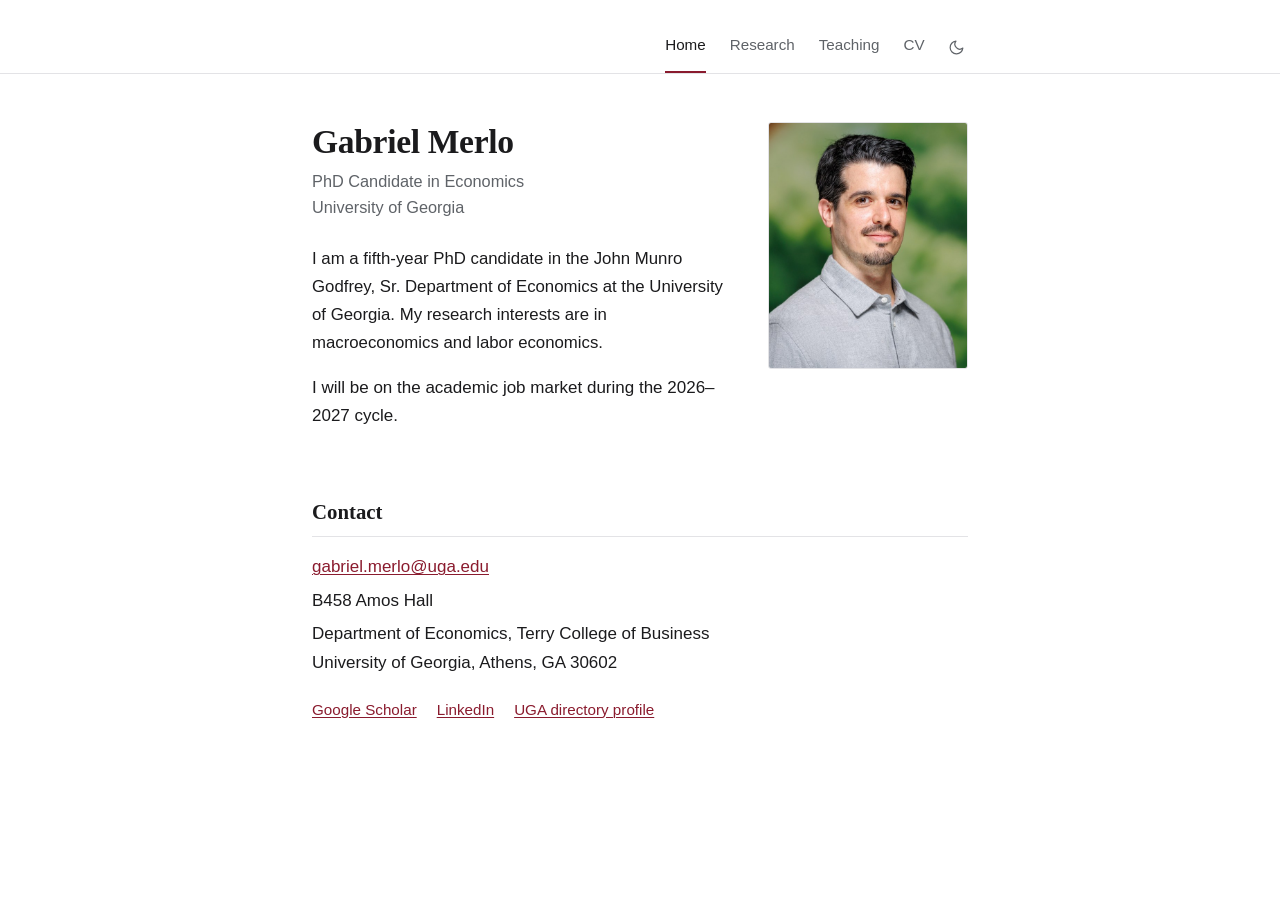
<file: index.html>
<!DOCTYPE html>
<html lang="en">
<head>
<meta charset="utf-8">
<meta name="viewport" content="width=device-width, initial-scale=1">
<title>Gabriel Merlo | Economics, University of Georgia</title>
<meta name="description" content="Gabriel Merlo is a PhD candidate in economics at the University of Georgia working in macroeconomics and labor economics.">
<link rel="canonical" href="https://gabrielmerlo.github.io/">
<link rel="stylesheet" href="style.css">
<script src="theme.js"></script>

<!-- Tells search engines that this site, the Terry directory page, the Google Scholar
     profile and the LinkedIn profile are all the same person. This is what makes the
     site rank for "Gabriel Merlo" rather than competing with those pages. -->
<script type="application/ld+json">
{
  "@context": "https://schema.org",
  "@type": "Person",
  "name": "Gabriel Merlo",
  "alternateName": "Gabriel Merlo Matto",
  "url": "https://gabrielmerlo.github.io/",
  "image": "https://gabrielmerlo.github.io/files/headshot.jpg",
  "email": "mailto:gabriel.merlo@uga.edu",
  "jobTitle": "PhD Candidate in Economics",
  "worksFor": {
    "@type": "CollegeOrUniversity",
    "name": "University of Georgia",
    "department": {
      "@type": "Organization",
      "name": "John Munro Godfrey, Sr. Department of Economics, Terry College of Business"
    }
  },
  "alumniOf": [
    { "@type": "CollegeOrUniversity", "name": "Universidad Carlos III de Madrid" },
    { "@type": "CollegeOrUniversity", "name": "Universidad de la Rep\u00fablica" }
  ],
  "knowsAbout": [
    "Macroeconomics",
    "Labor economics",
    "Social insurance",
    "Health and disability",
    "Life-cycle models"
  ],
  "sameAs": [
    "https://www.terry.uga.edu/directory/gabriel-merlo/",
    "https://scholar.google.com/citations?user=0ZLsRhEAAAAJ",
    "https://www.linkedin.com/in/gabrielmerlo/"
  ]
}
</script>
</head>
<body>

<header class="site">
  <div class="wrap">
    <!-- No brand on the home page: it would repeat the <h1> below, and the link would only
         point back to this page. research.html and teaching.html keep it as the way home. -->
    <div class="head-right">
    <nav class="site">
      <a href="index.html" aria-current="page">Home</a>
      <a href="research.html">Research</a>
      <a href="teaching.html">Teaching</a>
      <a href="files/cv.pdf">CV</a>
    </nav>
      <button class="theme-toggle" type="button" aria-label="Switch to dark theme" aria-pressed="false">
        <svg class="moon" viewBox="0 0 24 24" fill="none" stroke="currentColor" stroke-width="1.7"
             stroke-linecap="round" stroke-linejoin="round" aria-hidden="true">
          <path d="M21 12.8A9 9 0 1 1 11.2 3a7 7 0 0 0 9.8 9.8z"></path>
        </svg>
        <svg class="sun" viewBox="0 0 24 24" fill="none" stroke="currentColor" stroke-width="1.7"
             stroke-linecap="round" stroke-linejoin="round" aria-hidden="true">
          <circle cx="12" cy="12" r="4"></circle>
          <path d="M12 2v2M12 20v2M4.9 4.9l1.4 1.4M17.7 17.7l1.4 1.4M2 12h2M20 12h2M4.9 19.1l1.4-1.4M17.7 6.3l1.4-1.4"></path>
        </svg>
      </button>
    </div>
  </div>
</header>

<main class="wrap">

  <div class="intro">
    <div class="text">
      <h1>Gabriel Merlo</h1>
      <p class="subtitle">PhD Candidate in Economics<br>University of Georgia</p>

      <p class="lede">I am a fifth-year PhD candidate in the John Munro Godfrey, Sr. Department of Economics
      at the University of Georgia. My research interests are in macroeconomics and labor economics.</p>

      <p>I will be on the academic job market during the 2026&ndash;2027 cycle.</p>

      <!-- Job market paper mention, off for now. Uncomment to put it back.
      <p>My job market paper, <a href="research.html">&ldquo;The Changing Timing of Work: Male Labor
      Supply Across Cohorts,&rdquo;</a> asks why men without a college degree now work less at prime
      ages and more past 60 than earlier cohorts did, and measures how much of that shift comes from
      wages, spouse earnings, disability access, and the changing pension and Social Security rules.</p>
      -->
    </div>
    <img class="headshot" src="files/headshot.jpg" alt="Photo of Gabriel Merlo">
  </div>

  <h2>Contact</h2>
  <ul class="plain">
    <li><a href="mailto:gabriel.merlo@uga.edu">gabriel.merlo@uga.edu</a></li>
    <li>B458 Amos Hall</li>
    <li>Department of Economics, Terry College of Business<br>
        University of Georgia, Athens, GA 30602</li>
  </ul>

  <p class="links" style="margin-top:1.25rem">
    <a href="https://scholar.google.com/citations?user=0ZLsRhEAAAAJ">Google Scholar</a>
    <a href="https://www.linkedin.com/in/gabrielmerlo/">LinkedIn</a>
    <a href="https://www.terry.uga.edu/directory/gabriel-merlo/">UGA directory profile</a>
  </p>

</main>

</body>
</html>
</file>
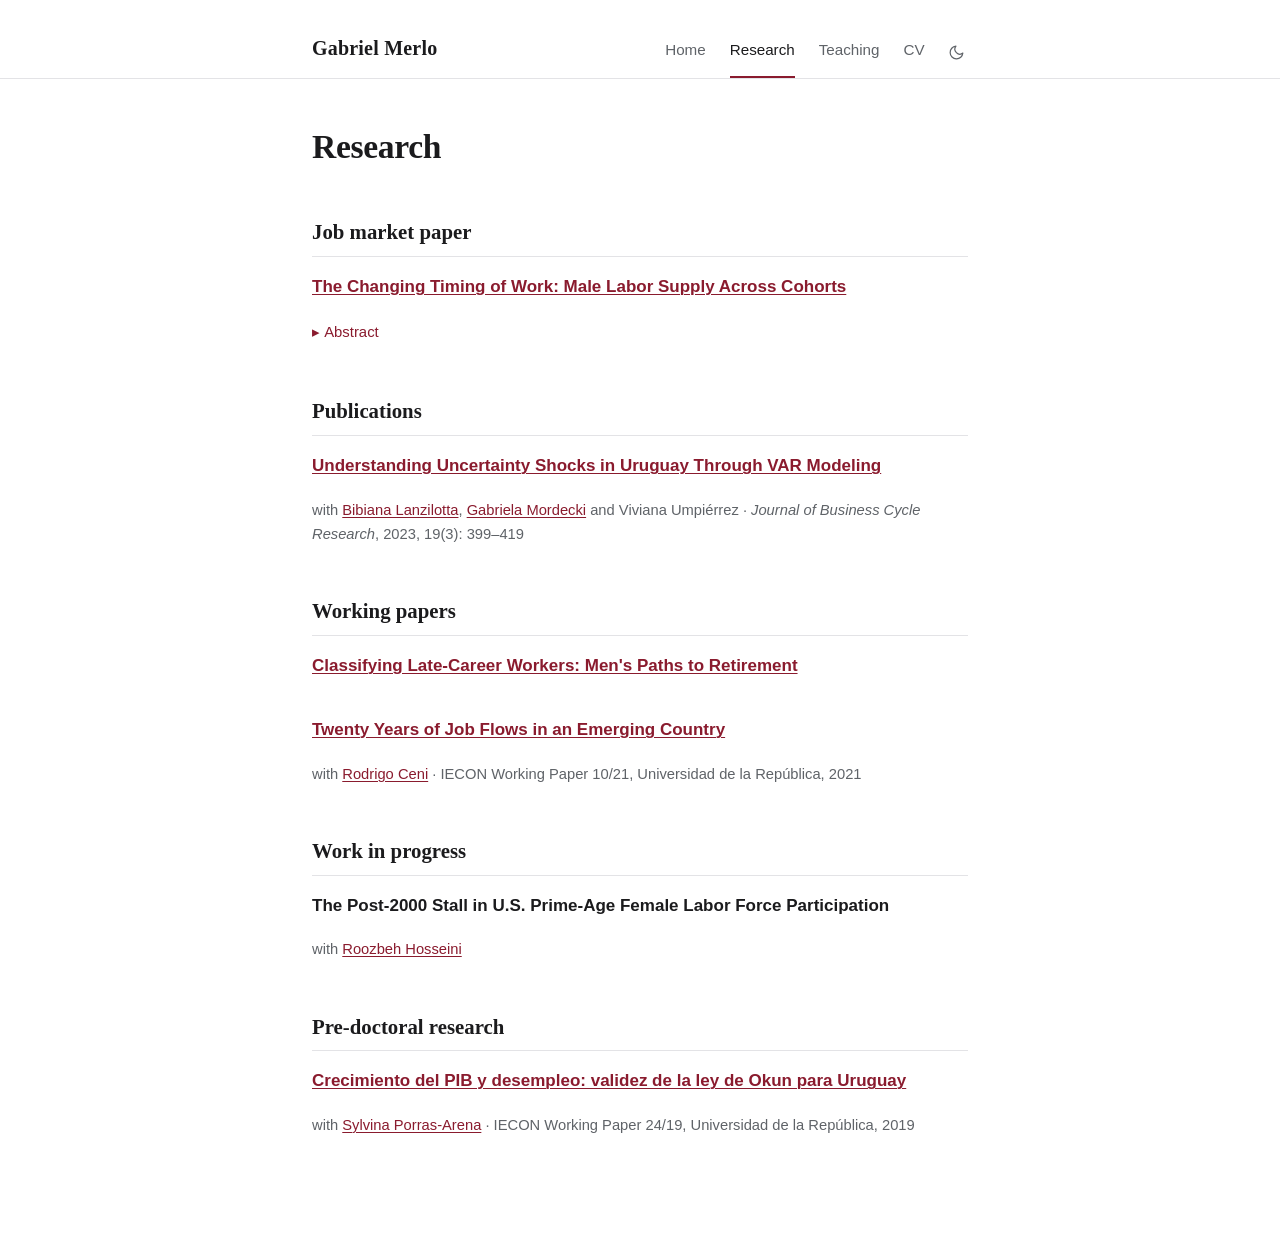
<file: research.html>
<!DOCTYPE html>
<html lang="en">
<head>
<meta charset="utf-8">
<meta name="viewport" content="width=device-width, initial-scale=1">
<title>Research | Gabriel Merlo</title>
<meta name="description" content="Research in macroeconomics and labor economics by Gabriel Merlo, PhD candidate at the University of Georgia, including the job market paper on male labor supply across cohorts.">
<link rel="canonical" href="https://gabrielmerlo.github.io/research.html">
<link rel="stylesheet" href="style.css">
<script src="theme.js"></script>
</head>
<body>

<header class="site">
  <div class="wrap">
    <a class="brand" href="index.html">Gabriel Merlo</a>
    <div class="head-right">
    <nav class="site">
      <a href="index.html">Home</a>
      <a href="research.html" aria-current="page">Research</a>
      <a href="teaching.html">Teaching</a>
      <a href="files/cv.pdf">CV</a>
    </nav>
      <button class="theme-toggle" type="button" aria-label="Switch to dark theme" aria-pressed="false">
        <svg class="moon" viewBox="0 0 24 24" fill="none" stroke="currentColor" stroke-width="1.7"
             stroke-linecap="round" stroke-linejoin="round" aria-hidden="true">
          <path d="M21 12.8A9 9 0 1 1 11.2 3a7 7 0 0 0 9.8 9.8z"></path>
        </svg>
        <svg class="sun" viewBox="0 0 24 24" fill="none" stroke="currentColor" stroke-width="1.7"
             stroke-linecap="round" stroke-linejoin="round" aria-hidden="true">
          <circle cx="12" cy="12" r="4"></circle>
          <path d="M12 2v2M12 20v2M4.9 4.9l1.4 1.4M17.7 17.7l1.4 1.4M2 12h2M20 12h2M4.9 19.1l1.4-1.4M17.7 6.3l1.4-1.4"></path>
        </svg>
      </button>
    </div>
  </div>
</header>

<main class="wrap">

  <h1>Research</h1>

  <!-- ==========================================================
       HOW TO ADD A PAPER
       Copy one <div class="paper"> block and edit it.
       The title is the link to the PDF; there is no separate PDF line.
       Drop the <details> block if you do not want an abstract yet.
       ========================================================== -->

  <h2>Job market paper</h2>

  <div class="paper">
    <p class="title"><a href="files/jmp.pdf">The Changing Timing of Work: Male Labor Supply Across Cohorts</a></p>
    <details class="abstract">
      <summary>Abstract</summary>
      <p>Non-college men in the US born 1955&ndash;1970 (the 1960 cohort) work less at prime ages and
      more at older ages than those born 1930&ndash;1945 (the 1930 cohort). I estimate a life-cycle
      model of labor supply, saving, and pension and Social Security decisions using PSID data for the
      1930 cohort. The model incorporates health, wage, and survival risk, alongside cohort differences
      in pensions, marriage and spouse income, Social Security, and disability insurance. Holding
      preferences fixed at their 1930 cohort estimates, the model reproduces roughly 65&ndash;80 percent
      of the observed participation differences across age groups when given the 1960 cohort&rsquo;s
      environment. Changes in marriage and spouse income drive most of the model&rsquo;s prime-age
      decline. Wider disability insurance access also reduces participation among men with work
      limitations. At older ages, the change in wage profiles drives the participation increase, while
      the decline in defined-benefit pensions and Social Security reforms further raise participation.</p>
    </details>
  </div>

  <h2>Publications</h2>

  <div class="paper">
    <p class="title"><a href="https://doi.org/10.1007/s41549-023-00081-5">Understanding Uncertainty Shocks in Uruguay Through VAR Modeling</a></p>
    <p class="meta">with <a href="https://iecon.fcea.udelar.edu.uy/en/members/faculty/item/lanzilotta-bibiana.html">Bibiana Lanzilotta</a>, <a href="https://iecon.fcea.udelar.edu.uy/en/members/faculty/item/mordecki-gabriela.html">Gabriela Mordecki</a> and Viviana Umpi&eacute;rrez &middot;
    <em>Journal of Business Cycle Research</em>, 2023, 19(3): 399&ndash;419</p>
  </div>

  <h2>Working papers</h2>

  <div class="paper">
    <p class="title"><a href="files/merlo-late-career-workers.pdf">Classifying Late-Career Workers: Men's Paths to Retirement</a></p>
  </div>

  <div class="paper">
    <p class="title"><a href="https://ideas.repec.org/p/ulr/wpaper/dt-10-21.html">Twenty Years of Job Flows in an Emerging Country</a></p>
    <p class="meta">with <a href="https://sites.google.com/site/cenirod/">Rodrigo Ceni</a> &middot; IECON Working Paper 10/21, Universidad de la Rep&uacute;blica, 2021</p>
  </div>

  <h2>Work in progress</h2>

  <div class="paper">
    <p class="title">The Post-2000 Stall in U.S. Prime-Age Female Labor Force Participation</p>
    <p class="meta">with <a href="http://www.roozbeh-hosseini.com/">Roozbeh Hosseini</a></p>
  </div>

  <h2>Pre-doctoral research</h2>

  <div class="paper">
    <p class="title"><a href="https://ideas.repec.org/p/ulr/wpaper/dt-24-19.html">Crecimiento del PIB y desempleo: validez de la ley de Okun para Uruguay</a></p>
    <p class="meta">with <a href="https://iecon.fcea.udelar.edu.uy/en/members/faculty/item/porras-sylvina.html">Sylvina Porras-Arena</a> &middot; IECON Working Paper 24/19, Universidad de la Rep&uacute;blica, 2019</p>
  </div>

</main>

</body>
</html>
</file>
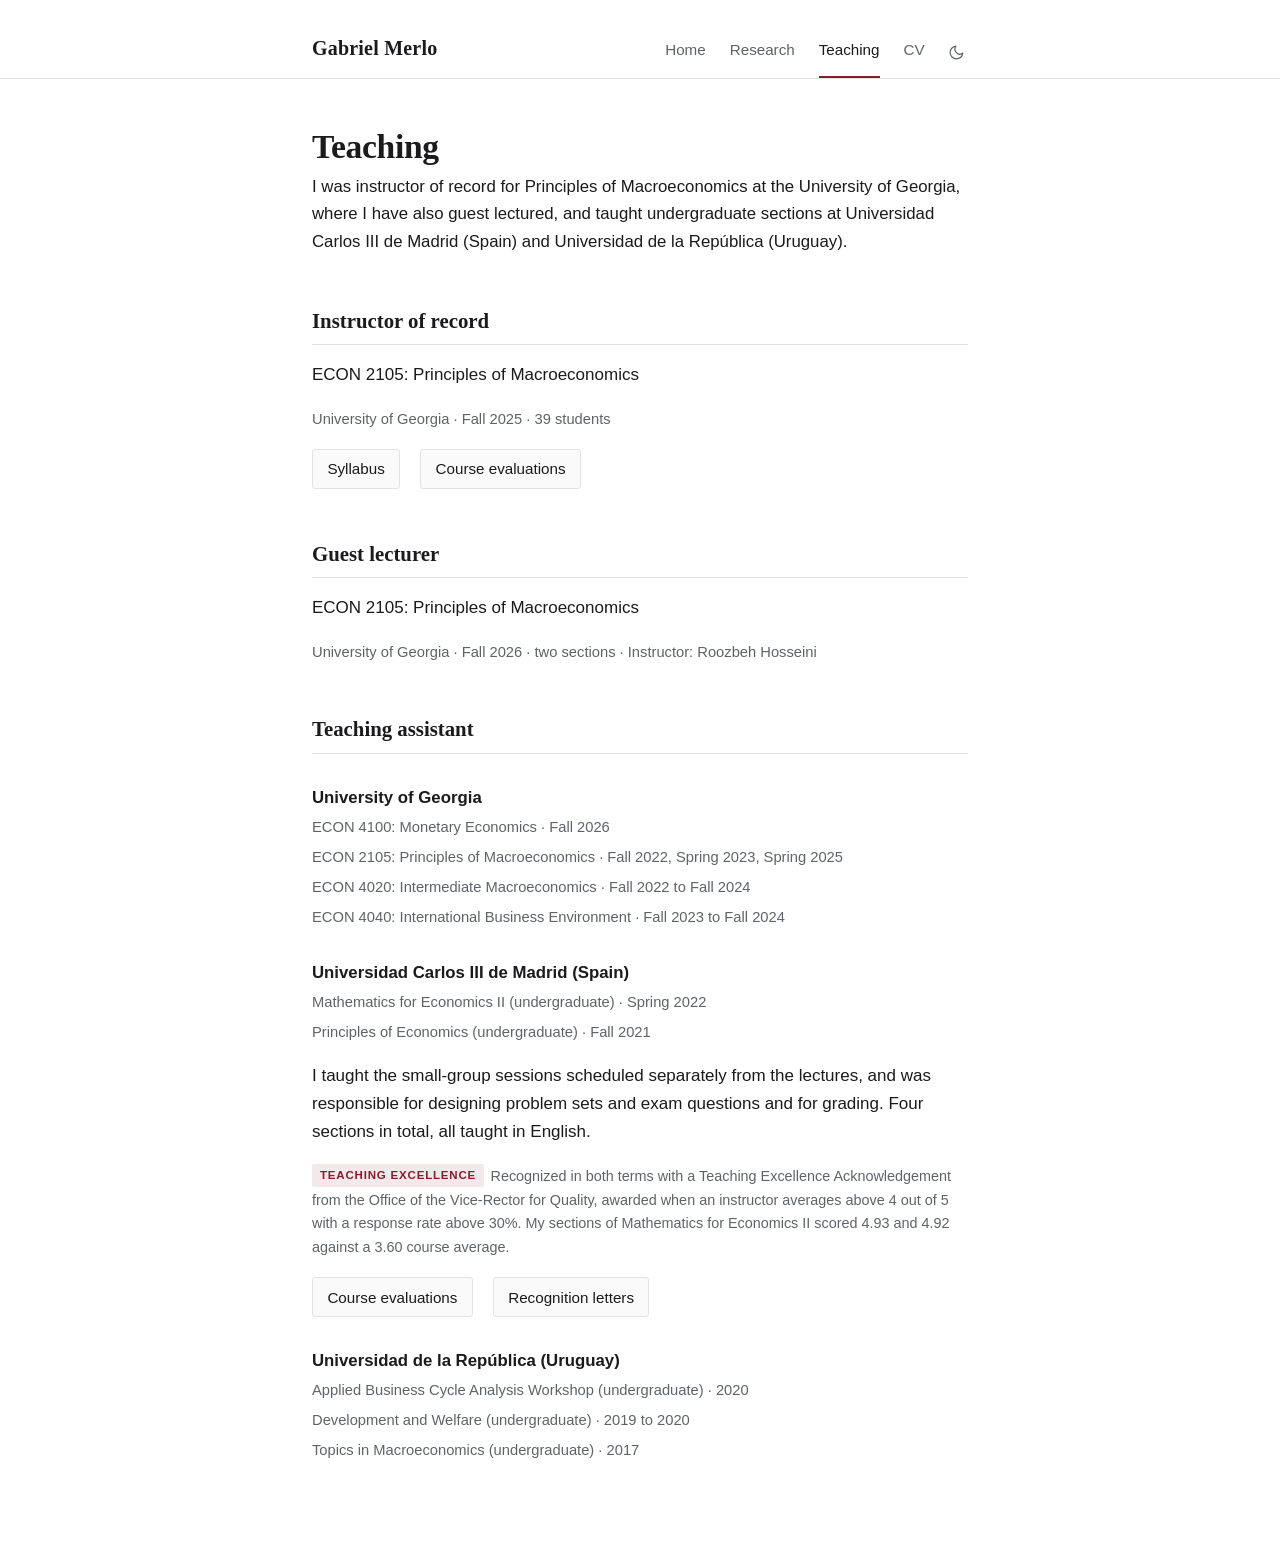
<file: teaching.html>
<!DOCTYPE html>
<html lang="en">
<head>
<meta charset="utf-8">
<meta name="viewport" content="width=device-width, initial-scale=1">
<title>Teaching | Gabriel Merlo</title>
<meta name="description" content="Teaching experience, syllabus and course evaluations for Gabriel Merlo, PhD candidate in economics at the University of Georgia.">
<link rel="canonical" href="https://gabrielmerlo.github.io/teaching.html">
<link rel="stylesheet" href="style.css">
<script src="theme.js"></script>
</head>
<body>

<header class="site">
  <div class="wrap">
    <a class="brand" href="index.html">Gabriel Merlo</a>
    <div class="head-right">
    <nav class="site">
      <a href="index.html">Home</a>
      <a href="research.html">Research</a>
      <a href="teaching.html" aria-current="page">Teaching</a>
      <a href="files/cv.pdf">CV</a>
    </nav>
      <button class="theme-toggle" type="button" aria-label="Switch to dark theme" aria-pressed="false">
        <svg class="moon" viewBox="0 0 24 24" fill="none" stroke="currentColor" stroke-width="1.7"
             stroke-linecap="round" stroke-linejoin="round" aria-hidden="true">
          <path d="M21 12.8A9 9 0 1 1 11.2 3a7 7 0 0 0 9.8 9.8z"></path>
        </svg>
        <svg class="sun" viewBox="0 0 24 24" fill="none" stroke="currentColor" stroke-width="1.7"
             stroke-linecap="round" stroke-linejoin="round" aria-hidden="true">
          <circle cx="12" cy="12" r="4"></circle>
          <path d="M12 2v2M12 20v2M4.9 4.9l1.4 1.4M17.7 17.7l1.4 1.4M2 12h2M20 12h2M4.9 19.1l1.4-1.4M17.7 6.3l1.4-1.4"></path>
        </svg>
      </button>
    </div>
  </div>
</header>

<main class="wrap">

  <h1>Teaching</h1>

  <p class="lede">I was instructor of record for Principles of Macroeconomics at the University
  of Georgia, where I have also guest lectured, and taught undergraduate sections at Universidad
  Carlos III de Madrid (Spain) and Universidad de la Rep&uacute;blica (Uruguay).</p>

  <h2>Instructor of record</h2>

  <div class="course">
    <p class="title">ECON 2105: Principles of Macroeconomics</p>
    <p class="role">University of Georgia &middot; Fall 2025 &middot; 39 students</p>
    <div class="links">
      <a class="btn" href="files/econ2105-syllabus.pdf">Syllabus</a>
      <a class="btn" href="files/econ2105-evaluations.pdf">Course evaluations</a>
    </div>
  </div>

  <h2>Guest lecturer</h2>

  <div class="course">
    <p class="title">ECON 2105: Principles of Macroeconomics</p>
    <p class="role">University of Georgia &middot; Fall 2026 &middot; two sections &middot; Instructor: Roozbeh Hosseini</p>
  </div>

  <h2>Teaching assistant</h2>

  <h3>University of Georgia</h3>
  <div class="course">
    <ul class="plain">
      <li class="role">ECON 4100: Monetary Economics &middot; Fall 2026</li>
      <li class="role">ECON 2105: Principles of Macroeconomics &middot; Fall 2022, Spring 2023, Spring 2025</li>
      <li class="role">ECON 4020: Intermediate Macroeconomics &middot; Fall 2022 to Fall 2024</li>
      <li class="role">ECON 4040: International Business Environment &middot; Fall 2023 to Fall 2024</li>
    </ul>
  </div>

  <h3>Universidad Carlos III de Madrid (Spain)</h3>
  <div class="course">
    <ul class="plain">
      <li class="role">Mathematics for Economics II (undergraduate) &middot; Spring 2022</li>
      <li class="role">Principles of Economics (undergraduate) &middot; Fall 2021</li>
    </ul>
    <p>I taught the small-group sessions scheduled separately from the lectures, and was responsible
    for designing problem sets and exam questions and for grading. Four sections in total, all taught
    in English.</p>
    <p class="small muted"><span class="tag">Teaching excellence</span>Recognized in both terms with
    a Teaching Excellence Acknowledgement from the Office of the Vice-Rector for Quality, awarded
    when an instructor averages above 4 out of 5 with a response rate above 30%. My sections of
    Mathematics for Economics II scored 4.93 and 4.92 against a 3.60 course average.</p>
    <div class="links">
      <a class="btn" href="files/uc3m-evaluations.pdf">Course evaluations</a>
      <a class="btn" href="files/uc3m-teaching-award.pdf">Recognition letters</a>
    </div>
  </div>

  <h3>Universidad de la Rep&uacute;blica (Uruguay)</h3>
  <div class="course">
    <ul class="plain">
      <li class="role">Applied Business Cycle Analysis Workshop (undergraduate) &middot; 2020</li>
      <li class="role">Development and Welfare (undergraduate) &middot; 2019 to 2020</li>
      <li class="role">Topics in Macroeconomics (undergraduate) &middot; 2017</li>
    </ul>
  </div>

  <!-- Add files/teaching-statement.pdf and uncomment when the statement is written.
  <h2>Materials</h2>
  <ul class="plain">
    <li><a href="files/teaching-statement.pdf">Teaching statement (PDF)</a></li>
  </ul>
  -->

</main>

</body>
</html>
</file>
<file: style.css>
/* ---------------------------------------------------------------
   Personal academic site — shared stylesheet
   Edit the variables below to change colors/spacing site-wide.
   --------------------------------------------------------------- */

:root {
  --accent:      #8a1b2e;   /* deep UGA-ish red, used sparingly */
  --accent-soft: #f3e8ea;
  --text:        #1b1b1d;
  --muted:       #5f6368;
  --rule:        #e3e3e6;
  --bg:          #ffffff;
  --bg-soft:     #fafafa;
  --max:         44rem;
  --serif: "Iowan Old Style", "Palatino Linotype", Palatino, Georgia, "Times New Roman", serif;
  color-scheme: light;
  --sans:  -apple-system, BlinkMacSystemFont, "Segoe UI", Roboto, "Helvetica Neue", Arial, sans-serif;
}

/* Dark is opt-in via the header toggle, which stores the choice in localStorage.
   Light stays the default even when the visitor's OS is set to dark. To follow the
   OS instead, wrap this block in @media (prefers-color-scheme: dark). */
:root[data-theme="dark"] {
  --accent:      #e8899a;
  --accent-soft: #2a1c20;
  --text:        #e8e8ea;
  --muted:       #a0a0a8;
  --rule:        #2e2e33;
  --bg:          #131315;
  --bg-soft:     #1a1a1d;
  color-scheme: dark;
}

* { box-sizing: border-box; }

html { -webkit-text-size-adjust: 100%; }

body {
  margin: 0;
  background: var(--bg);
  color: var(--text);
  font-family: var(--sans);
  font-size: 17px;
  line-height: 1.65;
}

.wrap {
  max-width: var(--max);
  margin: 0 auto;
  padding: 0 1.5rem 5rem;
}

/* ---------- header / nav ---------- */

header.site {
  border-bottom: 1px solid var(--rule);
  margin-bottom: 3rem;
}

header.site .wrap {
  padding-top: 2rem;
  padding-bottom: 0;
  display: flex;
  flex-wrap: wrap;
  align-items: baseline;
  justify-content: space-between;
  gap: 0.75rem 2rem;
}

.brand {
  font-family: var(--serif);
  font-size: 1.25rem;
  font-weight: 600;
  letter-spacing: 0.01em;
  color: var(--text);
  text-decoration: none;
  white-space: nowrap;
}

/* Nav + theme toggle travel together on the right, with or without a brand. */
.head-right {
  display: flex;
  align-items: baseline;
  gap: 1.25rem;
  margin-left: auto;
}

.theme-toggle {
  background: none;
  border: 0;
  padding: 0.2rem;
  margin-bottom: 0.55rem;
  color: var(--muted);
  cursor: pointer;
  line-height: 0;
  border-radius: 3px;
  align-self: center;
}
.theme-toggle:hover { color: var(--text); }
.theme-toggle svg { width: 17px; height: 17px; display: block; }
.theme-toggle .sun { display: none; }
:root[data-theme="dark"] .theme-toggle .sun  { display: block; }
:root[data-theme="dark"] .theme-toggle .moon { display: none; }

a:focus-visible,
.theme-toggle:focus-visible {
  outline: 2px solid var(--accent);
  outline-offset: 3px;
}

nav.site {
  display: flex;
  flex-wrap: wrap;
  gap: 1.5rem;
  padding-bottom: 0.9rem;
}

nav.site a {
  color: var(--muted);
  text-decoration: none;
  font-size: 0.95rem;
  padding-bottom: 0.9rem;
  margin-bottom: -0.95rem;
  border-bottom: 2px solid transparent;
}

nav.site a:hover { color: var(--text); }

nav.site a[aria-current="page"] {
  color: var(--text);
  border-bottom-color: var(--accent);
}

/* ---------- typography ---------- */

h1 {
  font-family: var(--serif);
  font-size: 2.1rem;
  line-height: 1.2;
  font-weight: 600;
  margin: 0 0 0.35rem;
  letter-spacing: -0.01em;
}

h2 {
  font-family: var(--serif);
  font-size: 1.3rem;
  font-weight: 600;
  margin: 3rem 0 1rem;
  padding-bottom: 0.4rem;
  border-bottom: 1px solid var(--rule);
}

h3 {
  font-size: 1.05rem;
  font-weight: 600;
  margin: 2rem 0 0.35rem;
  line-height: 1.4;
}

p { margin: 0 0 1.1rem; }

a { color: var(--accent); text-decoration-thickness: 1px; text-underline-offset: 2px; }
a:hover { text-decoration-thickness: 2px; }

.lede { font-size: 1.05rem; }

.subtitle {
  color: var(--muted);
  font-size: 1.02rem;
  margin: 0 0 1.5rem;
}

.muted { color: var(--muted); }
.small { font-size: 0.9rem; }

/* ---------- home intro block ---------- */

.intro {
  display: flex;
  gap: 2rem;
  align-items: flex-start;
  margin-bottom: 2.5rem;
}

.intro .text { flex: 1 1 20rem; min-width: 0; }

.headshot {
  flex: 0 0 auto;
  width: 200px;
  height: 247px;
  object-fit: cover;
  border-radius: 3px;
  background: var(--bg-soft);
  border: 1px solid var(--rule);
}

@media (max-width: 600px) {
  .intro { flex-direction: column-reverse; gap: 1.5rem; }
  .headshot { width: 170px; height: 210px; }
  h1 { font-size: 1.75rem; }
  body { font-size: 16px; }
}

/* ---------- contact / link rows ---------- */

ul.plain { list-style: none; padding: 0; margin: 0 0 1.1rem; }
ul.plain li { margin-bottom: 0.35rem; }

.links {
  display: flex;
  flex-wrap: wrap;
  gap: 0.5rem 1.25rem;
  font-size: 0.95rem;
  margin-bottom: 1.5rem;
}

.btn {
  display: inline-block;
  border: 1px solid var(--rule);
  border-radius: 3px;
  padding: 0.4rem 0.9rem;
  text-decoration: none;
  color: var(--text);
  font-size: 0.95rem;
  background: var(--bg-soft);
}
.btn:hover { border-color: var(--accent); color: var(--accent); }

/* ---------- papers ---------- */

.paper { margin-bottom: 2.25rem; }

.paper .title { font-weight: 600; }

.paper .meta {
  color: var(--muted);
  font-size: 0.92rem;
  margin: 0.15rem 0 0.6rem;
}

.tag {
  display: inline-block;
  background: var(--accent-soft);
  color: var(--accent);
  font-size: 0.72rem;
  font-weight: 700;
  letter-spacing: 0.07em;
  text-transform: uppercase;
  padding: 0.15rem 0.5rem;
  border-radius: 2px;
  vertical-align: 0.15em;
  margin-right: 0.4rem;
}

details.abstract summary {
  cursor: pointer;
  color: var(--accent);
  font-size: 0.93rem;
  list-style: none;
  display: inline-block;
  user-select: none;
}
details.abstract summary::-webkit-details-marker { display: none; }
details.abstract summary::before { content: "\25B8\00a0"; display: inline-block; transition: transform 0.15s; }
details.abstract[open] summary::before { content: "\25BE\00a0"; }
details.abstract summary:hover { text-decoration: underline; }

details.abstract p {
  font-size: 0.95rem;
  color: var(--muted);
  border-left: 2px solid var(--rule);
  padding-left: 1rem;
  margin: 0.75rem 0 0;
}

/* ---------- teaching ---------- */

.course { margin-bottom: 1.4rem; }
.course .role {
  color: var(--muted);
  font-size: 0.92rem;
}

/* ---------- footer ---------- */

footer.site {
  border-top: 1px solid var(--rule);
  margin-top: 4rem;
  padding-top: 1.25rem;
  color: var(--muted);
  font-size: 0.88rem;
}
footer.site a { color: var(--muted); }
</file>
